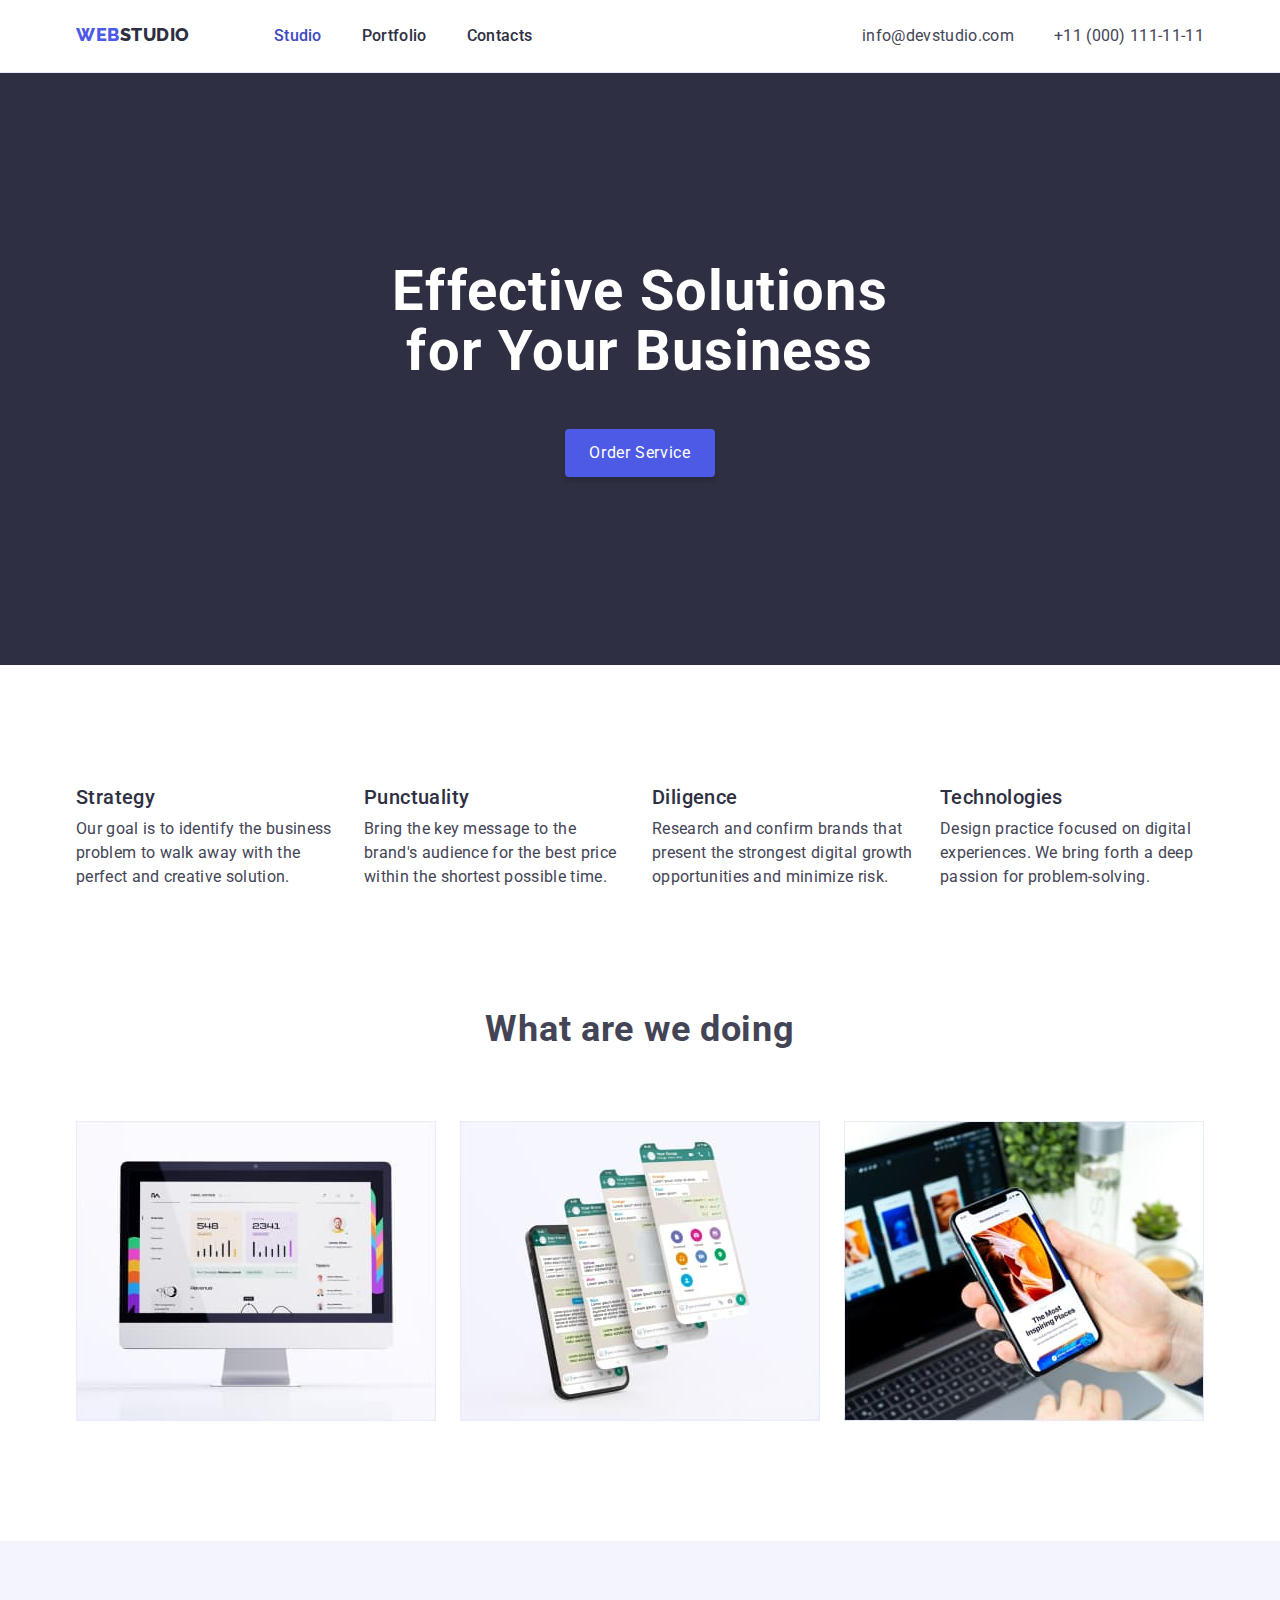
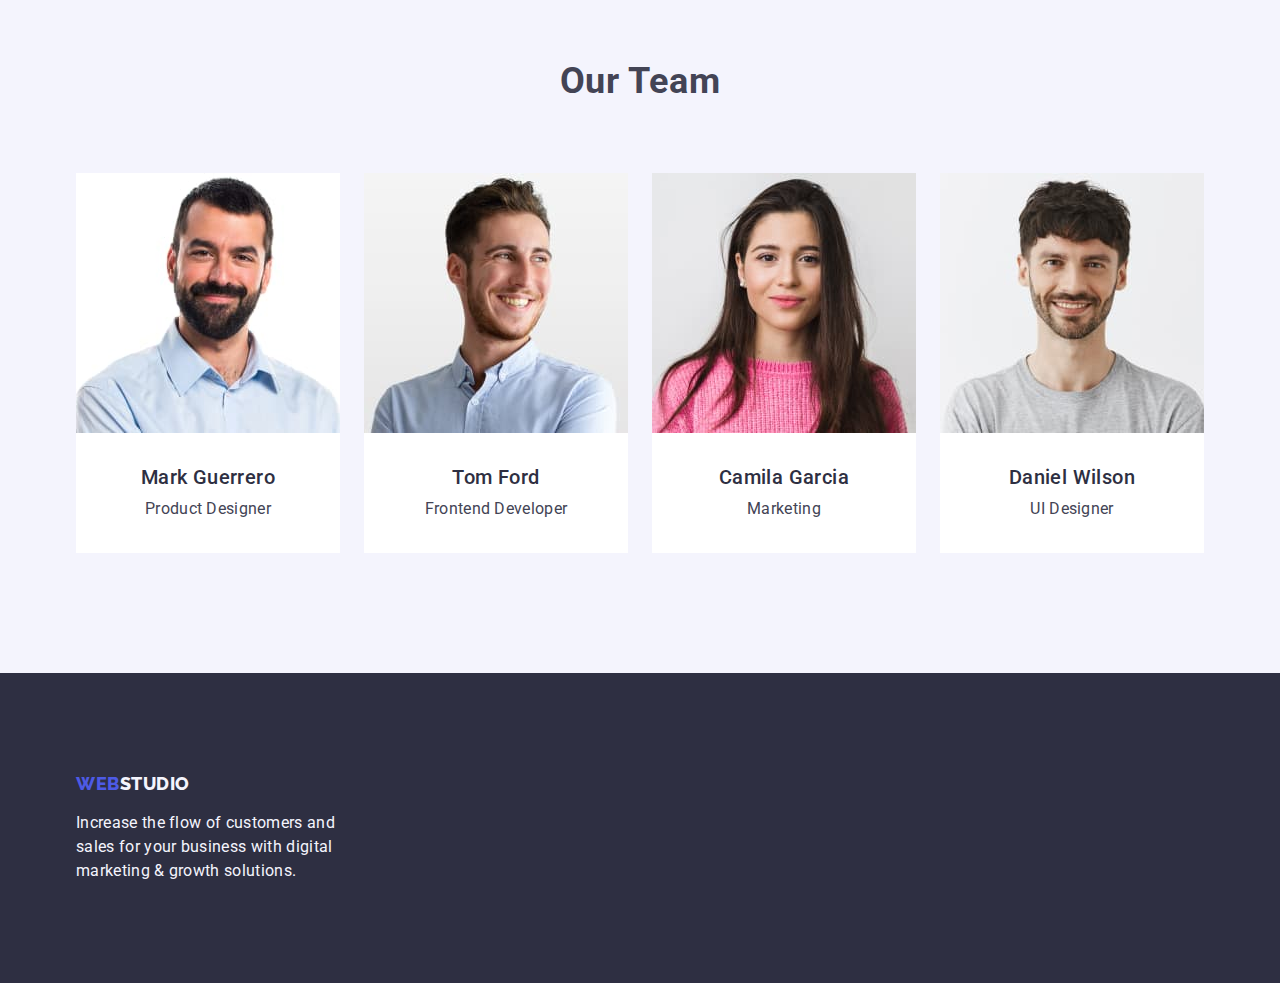
<file: index.html>
<!DOCTYPE html>
<html lang="en">
  <head>
    <meta charset="UTF-8" />
    <title>Web Studio(v.4.0)</title>
    <link
      rel="stylesheet"
      href="https://cdn.jsdelivr.net/npm/modern-normalize@2.0.0/modern-normalize.min.css" />
    <link rel="preconnect" href="https://fonts.googleapis.com" />
    <link rel="preconnect" href="https://fonts.gstatic.com" crossorigin />
    <link
      href="https://fonts.googleapis.com/css2?family=Raleway:wght@800&family=Roboto:wght@400;500;700&display=swap"
      rel="stylesheet" />
    <link rel="stylesheet" href="./css/styles.css" />
  </head>

  <body>
    <header class="header-container">
      <div class="container nav-container">
        <nav class="page-nav">
          <a href="./index.html" class="logo"
            >Web<span class="studio-header">Studio</span></a
          >
          <ul class="page-nav">
            <li><a class="nav-link active" href="./index.html">Studio</a></li>
            <li><a class="nav-link" href="./portfolio.html">Portfolio</a></li>
            <li><a class="nav-link" href="">Contacts</a></li>
          </ul>
        </nav>
        <address>
          <ul class="page-nav">
            <li>
              <a class="contact" href="mailto:info@devstudio.com"
                >info@devstudio.com</a
              >
            </li>
            <li>
              <a class="contact" href="tel:+110001111111"
                >+11 (000) 111-11-11</a
              >
            </li>
          </ul>
        </address>
      </div>
    </header>
    <main>
      <section class="main-section">
        <div class="container">
          <h1 class="main-header">Effective Solutions for Your Business</h1>
          <button type="button" class="btn active centered">
            Order Service
          </button>
        </div>
      </section>
      <section class="section">
        <div class="container">
          <h2 class="section-header invisible">Features</h2>
          <ul class="card-set">
            <li class="feature-item">
              <h3 class="header-card">Strategy</h3>
              <p class="desc">
                Our goal is to identify the business problem to walk away with
                the perfect and creative solution.
              </p>
            </li>
            <li class="feature-item">
              <h3 class="header-card">Punctuality</h3>
              <p class="desc">
                Bring the key message to the brand's audience for the best price
                within the shortest possible time.
              </p>
            </li>
            <li class="feature-item">
              <h3 class="header-card">Diligence</h3>
              <p class="desc">
                Research and confirm brands that present the strongest digital
                growth opportunities and minimize risk.
              </p>
            </li>
            <li class="feature-item">
              <h3 class="header-card">Technologies</h3>
              <p class="desc">
                Design practice focused on digital experiences. We bring forth a
                deep passion for problem-solving.
              </p>
            </li>
          </ul>
        </div>
      </section>
      <section class="action-section">
        <div class="container">
          <h2 class="section-header">What are we doing</h2>
          <ul class="card-set">
            <li class="action-item">
              <img
                src="./images/img1.jpg"
                alt="desktop"
                width="360"
                height="300" />
            </li>
            <li class="action-item">
              <img
                src="./images/img2.jpg"
                alt="mobile"
                width="360"
                height="300" />
            </li>
            <li class="action-item">
              <img
                src="./images/img3.jpg"
                alt="universal"
                width="360"
                height="300" />
            </li>
          </ul>
        </div>
      </section>
      <section class="team-section">
        <div class="container last-section">
          <h2 class="section-header">Our Team</h2>
          <ul class="card-set">
            <li class="team-card">
              <img
                class="team-member"
                src="./images/m1.jpg"
                width="264"
                height="260"
                alt="Mark Guerrero photo" />
              <div class="team-info">
                <h3 class="header-card centered">Mark Guerrero</h3>
                <p class="desc centered">Product Designer</p>
              </div>
            </li>
            <li class="team-card">
              <img
                class="team-member"
                src="./images/m4.jpg"
                width="264"
                height="260"
                alt="Tom Ford photo" />
              <div class="team-info">
                <h3 class="header-card centered">Tom Ford</h3>
                <p class="desc centered">Frontend Developer</p>
              </div>
            </li>
            <li class="team-card">
              <img
                class="team-member"
                src="./images/m3.jpg"
                width="264"
                height="260"
                alt="Camila Garcia photo" />
              <div class="team-info">
                <h3 class="header-card centered">Camila Garcia</h3>
                <p class="desc centered">Marketing</p>
              </div>
            </li>
            <li class="team-card">
              <img
                class="team-member"
                src="./images/m2.jpg"
                width="264"
                height="260"
                alt="Daniel Wilson photo" />
              <div class="team-info">
                <h3 class="header-card centered">Daniel Wilson</h3>
                <p class="desc centered">UI Designer</p>
              </div>
            </li>
          </ul>
        </div>
      </section>
    </main>
    <footer class="foot">
      <div class="container">
        <div class="footer-text">
          <a href="./index.html" class="logo"
            >Web<span class="studio">Studio</span></a
          >
          <p class="foot-info desc">
            Increase the flow of customers and sales for your business with
            digital marketing & growth solutions.
          </p>
        </div>
      </div>
    </footer>
  </body>
</html>
</file>
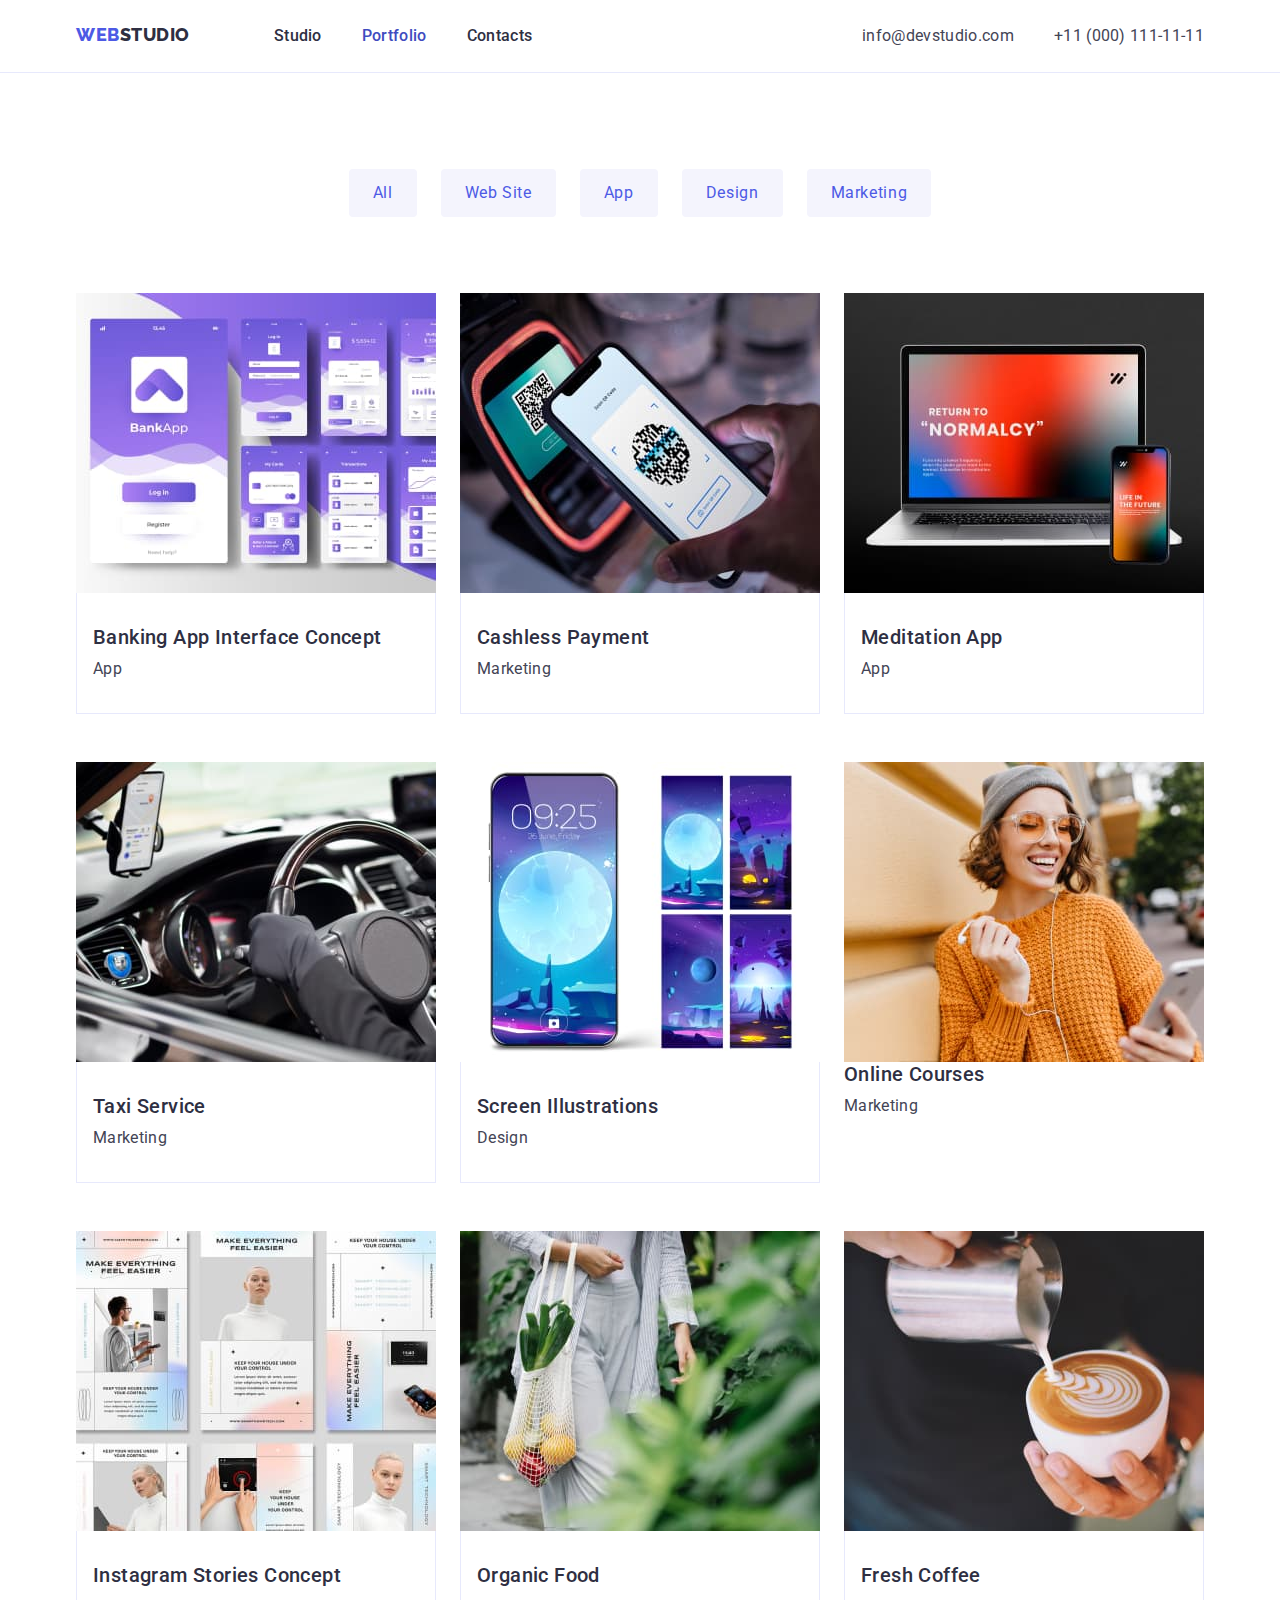
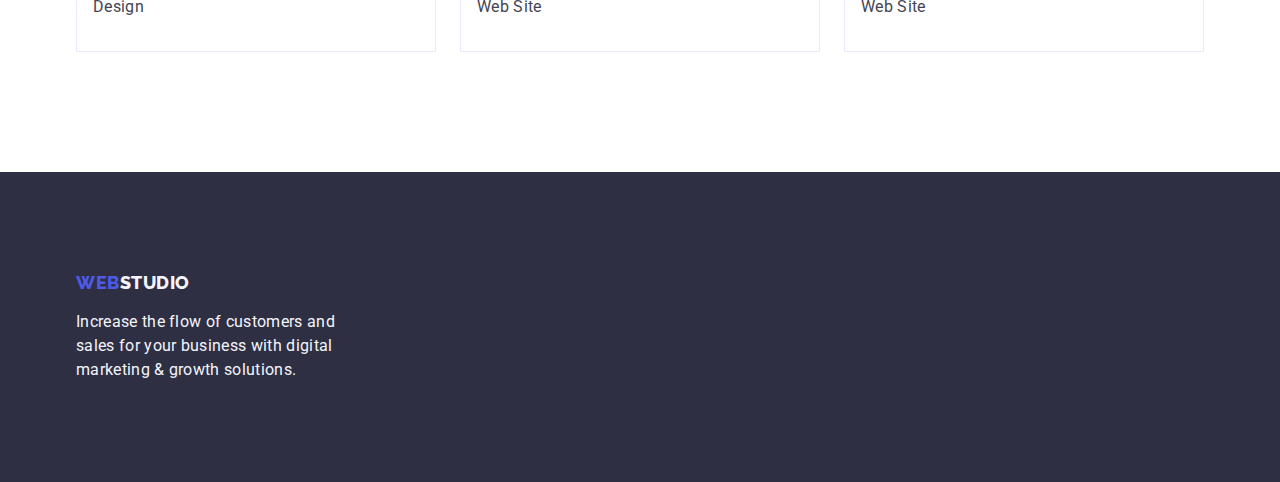
<file: portfolio.html>
<!DOCTYPE html>
<html lang="en">
  <head>
    <meta charset="UTF-8" />
    <title>Web Studio. Portfolio</title>
    <link
      rel="stylesheet"
      href="https://cdn.jsdelivr.net/npm/modern-normalize@2.0.0/modern-normalize.min.css" />
    <link rel="preconnect" href="https://fonts.googleapis.com" />
    <link rel="preconnect" href="https://fonts.gstatic.com" crossorigin />
    <link
      href="https://fonts.googleapis.com/css2?family=Raleway:wght@800&family=Roboto:wght@400;500;700&display=swap"
      rel="stylesheet" />
    <link rel="stylesheet" href="./css/styles.css" />
  </head>
  <body>
      <header class="header-container">
        <div class="container nav-container">
          <nav class="page-nav">
            <a href="./index.html" class="logo"
              >Web<span class="studio-header">Studio</span></a
            >
            <ul class="page-nav">
              <li><a class="nav-link" href="./index.html">Studio</a></li>
              <li><a class="nav-link active" href="./portfolio.html">Portfolio</a></li>
              <li><a class="nav-link" href="">Contacts</a></li>
            </ul>
          </nav>
          <address>
            <ul class="page-nav">
              <li>
                <a class="contact" href="mailto:info@devstudio.com"
                  >info@devstudio.com</a
                >
              </li>
              <li>
                <a class="contact" href="tel:+110001111111"
                  >+11 (000) 111-11-11</a
                >
              </li>
            </ul>
          </address>
        </div>
      </header>
    <main>
      <section class="section portfolio-section">
        <div class="container">
          <h1 class="main-header invisible">Portfolio</h1>
          <ul class="card-set filter-set">
            <li><button type="button" class="btn">All</button></li>
            <li><button type="button" class="btn">Web Site</button></li>
            <li><button type="button" class="btn">App</button></li>
            <li><button type="button" class="btn">Design</button></li>
            <li><button type="button" class="btn">Marketing</button></li>
          </ul>
          <ul class="card-set">
            <li class="card action-item">
              <img
                src="./images/portfolio/pc1.jpg"
                alt="banking"
                width="360"
                height="300" />
              <div class="card-info">
                <h2 class="header-card">Banking App Interface Concept</h2>
                <p class="desc">App</p>
              </div>
            </li>
            <li class="card action-item">
              <img
                src="./images/portfolio/pc2.jpg"
                alt="cashless"
                width="360"
                height="300" />
              <div class="card-info">
                <h2 class="header-card">Cashless Payment</h2>
                <p class="desc">Marketing</p>
              </div>
            </li>
            <li class="card action-item">
              <img
                src="./images/portfolio/pc3.jpg"
                alt="Meditation App"
                width="360"
                height="300" />
              <div class="card-info">
                <h2 class="header-card">Meditation App</h2>
                <p class="desc">App</p>
              </div>
            </li>
            <li class="card action-item">
              <img
                src="./images/portfolio/pc4.jpg"
                alt="Taxi Service"
                width="360"
                height="300" />
              <div class="card-info">
                <h2 class="header-card">Taxi Service</h2>
                <p class="desc">Marketing</p>
              </div>
            </li>
            <li class="card action-item">
              <img
                src="./images/portfolio/pc5.jpg"
                alt="Screen Illustrations"
                width="360"
                height="300" />
              <div class="card-info">
                <h2 class="header-card">Screen Illustrations</h2>
                <p class="desc">Design</p>
              </div>
            </li>
            <li class="card action-item">
              <img
                src="./images/portfolio/pc6.jpg"
                alt="Online Courses"
                width="360"
                height="300" />
              <h2 class="header-card">Online Courses</h2>
              <p class="desc">Marketing</p>
            </li>
            <li class="card action-item">
              <img
                src="./images/portfolio/pc7.jpg"
                alt="Instagram Stories"
                width="360"
                height="300" />
              <div class="card-info">
                <h2 class="header-card">Instagram Stories Concept</h2>
                <p class="desc">Design</p>
              </div>
            </li>
            <li class="card action-item">
              <img
                src="./images/portfolio/pc8.jpg"
                alt="Organic Food"
                width="360"
                height="300" />
              <div class="card-info">
                <h2 class="header-card">Organic Food</h2>
                <p class="desc">Web Site</p>
              </div>
            </li>
            <li class="card action-item">
              <img
                src="./images/portfolio/pc9.jpg"
                alt="Fresh Coffee"
                width="360"
                height="300" />
              <div class="card-info">
                <h2 class="header-card">Fresh Coffee</h2>
                <p class="desc">Web Site</p>
              </div>
            </li>
          </ul>
        </div>
      </section>
    </main>
    <footer class="foot">
      <div class="container">
        <div class="footer-text">
          <a href="./index.html" class="logo"
            >Web<span class="studio">Studio</span></a
          >
          <p class="foot-info desc">
            Increase the flow of customers and sales for your business with
            digital marketing & growth solutions.
          </p>
        </div>
      </div>
    </footer>
  </body>
</html>
</file>
<file: css/styles.css>
:root {
  --iris: #4d5ae5;
  --ocean: #404bbf;
  --navy: #2e2f42;
  --green: #31ddaa;
  --slate: #434455;
  --light: #8e8f99;
  --cornflower: #e7e9fc;
  --cloud: #f4f4fd;
  --navy-modal: #2e2f4266;
  --grey: #2e2f42b2;
  --white: #ffffff;
  --dairy: #fcfcfc;
}

body {
  font-family: "Roboto", sans-serif;
  font-size: 16px;
  letter-spacing: 0.02em;
  color: var(--slate);
}

h1,
h2,
h3,
h4,
h5,
h6,
p {
  margin-top: 0;
  margin-bottom: 0;
}

ul,
ol {
  margin-top: 0;
  margin-bottom: 0;
  padding-left: 0;
  list-style-type: none;
}

a {
  font-size: 12px;
  text-decoration: none;
  cursor: pointer;
}

img {
  display: block;
  max-width: 100%;
}

.page-container {
  min-height: 100vh;
  display: flex;
  flex-direction: column;
  justify-content: space-between;
}

.container {
  max-width: 1158px;
  width: 100%;
  margin: 0 auto;
  padding: 0 15px;
}

.main-header {
  font-size: 56px;
  line-height: 1.07143;
  letter-spacing: 0.02em;
  color: var(--white);
  text-align: center;
  margin: 0 auto;
  margin-bottom: 48px;
  max-width: 496px;
}

.main-container {
  padding: 188px 400px;
  margin-bottom: 120px;
}

.section-header {
  font-size: 36px;
  line-height: 1.1111;
  letter-spacing: 0.02em;
  text-align: center;
  margin-bottom: 72px;
}

.header-card {
  font-weight: 500;
  font-size: 20px;
  line-height: 1.2;
  color: var(--navy);
  letter-spacing: 0.02em;
  margin-bottom: 8px;
}

.desc {
  color: inherit;
  font-family: inherit;
  line-height: 1.5;
  letter-spacing: 0.02em;
}

.small {
  font-size: 12px;
  line-height: 1.15;
  letter-spacing: 0.04em;
}

.medium {
  font-weight: 500;
}

.centered {
  margin-left: auto;
  margin-right: auto;
  text-align: center;
}

.button-text {
  font-weight: 500;
  letter-spacing: 0.04em;
}

.invisible {
  display: none;
}

.logo {
  font-family: Raleway;
  font-size: 18px;
  font-weight: 800;
  line-height: 1.2;
  letter-spacing: 0.03em;
  text-transform: uppercase;
  color: var(--iris);
  padding: 24px 0;
  margin-right: 76px;
}

.studio-header {
  color: var(--navy);
}

.studio,
.foot-info {
  color: var(--cloud);
}

.main-section {
  /* background-image: url("../images/people-office.png"); */
  background-color: var(--navy);
  padding: 188px 0;
}

.header-container {
  border-bottom: 1px solid #e7e9fc;
}

.nav-container {
  display: flex;
  align-items: center;
  justify-content: space-between;
}

.page-nav {
  display: flex;
  gap: 8px;
}

.page-nav > li:not(:last-child) {
  margin-right: 32px;
}

.nav-link {
  display: block;
  font-size: 16px;
  letter-spacing: 0.02em;
  text-decoration: none;
  color: var(--navy);
  font-weight: 500;
  line-height: 1.5;
  padding: 24px 0;
}

.nav-link:hover,
.contact:hover,
.nav-link.active {
  color: var(--ocean);
}

.contact {
  color: inherit;
  font-size: inherit;
  font-style: normal;
  line-height: 1.5;
}

.btn {
  border-radius: 4px;
  padding: 12px 24px;
  background-color: var(--cloud);
  border: none;
  font-family: inherit;
  font-size: 16px;
  line-height: 1.5;
  letter-spacing: 0.04em;
  color: var(--iris);
  display: block;
}

.btn.active,
.btn.focus {
  background-color: var(--iris);
  box-shadow: 0px 4px 4px 0px #00000026;
  color: var(--white);
}

.btn:hover {
  background: var(--ocean);
  box-shadow: 0px 4px 4px 0px #00000026;
  color: var(--white);
}

.foot {
  background-color: var(--navy);
  padding: 100px 0;
}

.footer-text {
  font-family: inherit;
  max-width: 264px;
}

.footer-text > .logo {
  display: block;
  padding: 0;
  margin-bottom: 16px;
}

.team-section {
  background-color: var(--cloud);
  padding-bottom: 120px;
  padding-top: 120px;
}

.team-card {
  background-color: var(--white);
}

.team-info {
  padding: 32px 0;
}

.card-set {
  display: flex;
  flex-wrap: wrap;
  gap: 48px 24px;
}

.feature-item,
.team-card {
  width: calc((100% - 3 * 24px) / 4);
}

.section {
  padding-top: 120px;
  padding-bottom: 120px;
}

.action-section {
  padding-bottom: 120px;
}

.last-section {
  margin-bottom: 0;
}

.action-item {
  width: calc((100% - 2 * 24px) / 3);
}

/* Portfolio */
.filter-set {
  justify-content: center;
  margin-bottom: 76px;
}

.card-info {
  padding: 32px 16px;
  border: 1px solid #e7e9fc;
  border-top: none;
}

.portfolio-section {
  padding-top: 96px;
  padding-bottom: 120px;
}
</file>
